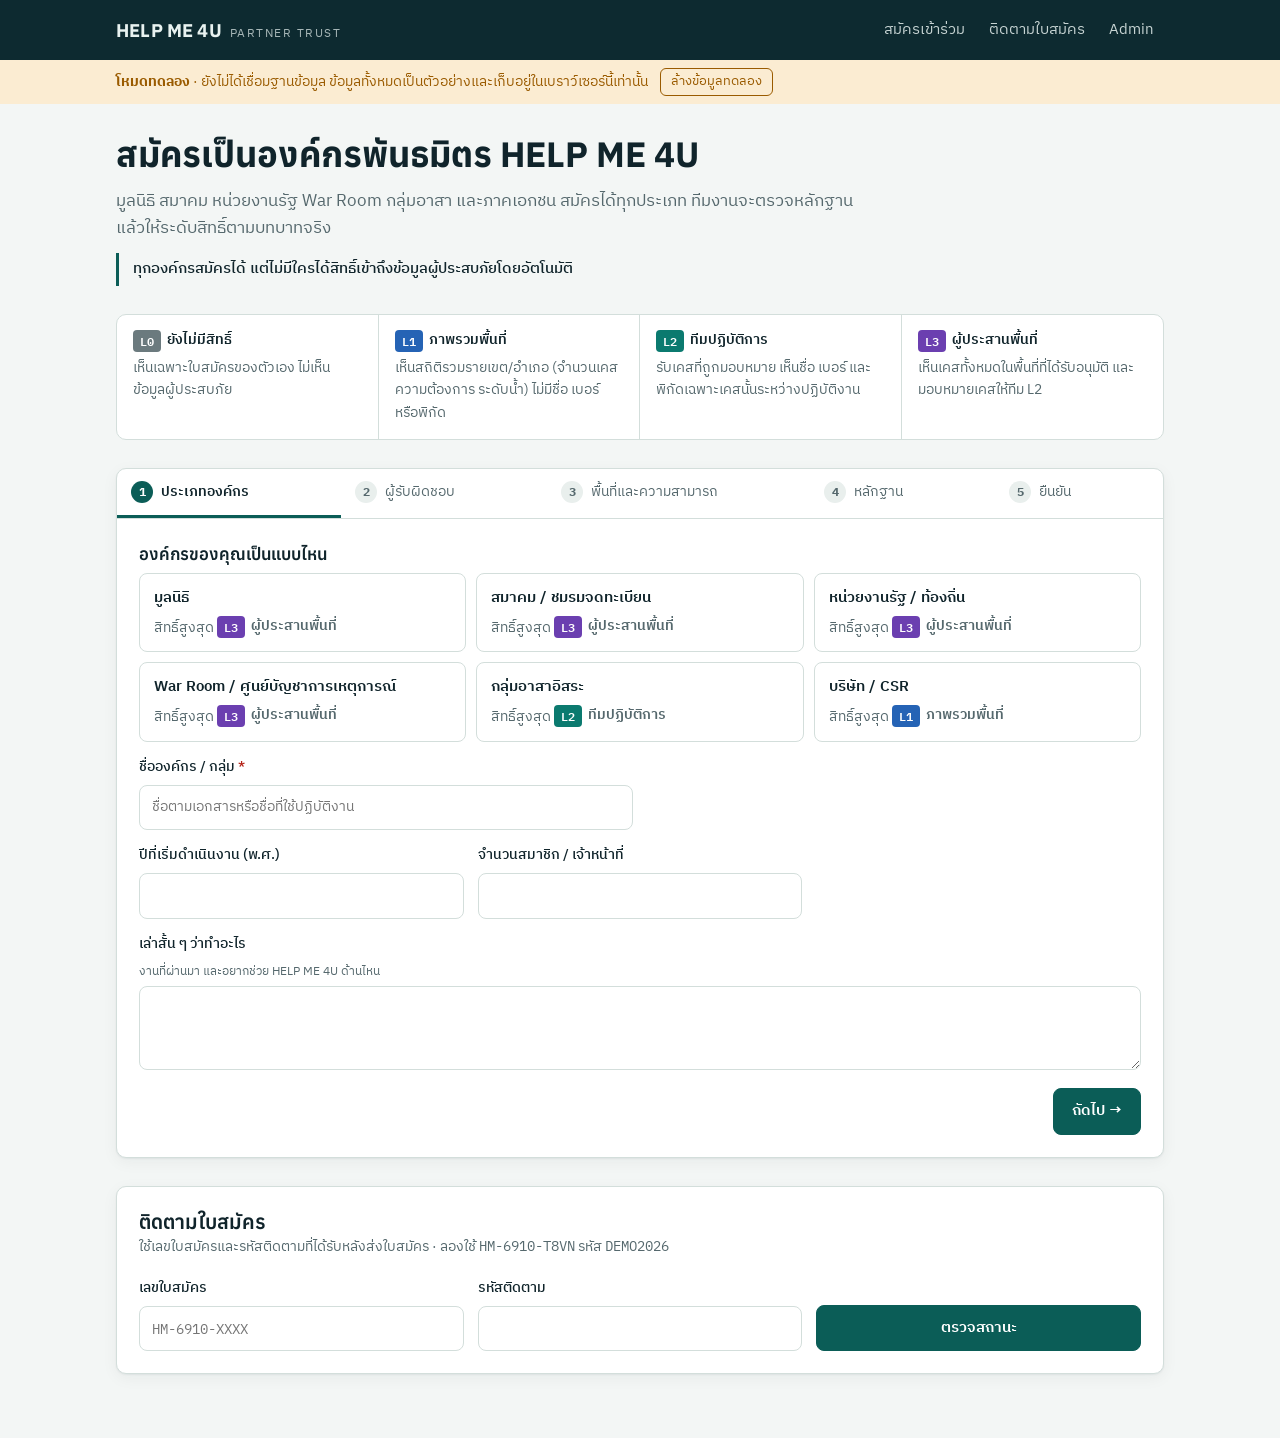
<file: index.html>
<!doctype html>
<html lang="th">
<head>
<meta charset="utf-8">
<meta name="viewport" content="width=device-width, initial-scale=1, viewport-fit=cover">
<title>HELP ME 4U Partners</title>
<meta name="claude:viewport-fit-sides" content="cover">
<meta name="description" content="สมัครเป็นองค์กรพันธมิตร HELP ME 4U: มูลนิธิ สมาคม หน่วยงานรัฐ War Room และกลุ่มอาสา ตรวจสอบก่อนให้สิทธิ์ทุกครั้ง">
<link rel="preconnect" href="https://fonts.googleapis.com"><link rel="preconnect" href="https://fonts.gstatic.com" crossorigin>
<link href="https://fonts.googleapis.com/css2?family=Anuphan:wght@500;600;700&family=IBM+Plex+Sans+Thai:wght@400;500;600&family=IBM+Plex+Mono:wght@500&display=swap" rel="stylesheet">
<link rel="stylesheet" href="assets/app.css">
</head>
<body>
<header class="top"><div class="wrap">
  <a class="brand" href="#apply"><b>HELP ME 4U</b><span>Partner Trust</span></a>
  <nav aria-label="เมนู"><a href="#apply">สมัครเข้าร่วม</a><a href="#track">ติดตามใบสมัคร</a><a href="admin.html">Admin</a></nav>
</div></header>

<main class="wrap">
  <section class="intro" aria-labelledby="page-title">
    <h1 id="page-title">สมัครเป็นองค์กรพันธมิตร HELP ME 4U</h1>
    <p class="lede">มูลนิธิ สมาคม หน่วยงานรัฐ War Room กลุ่มอาสา และภาคเอกชน สมัครได้ทุกประเภท ทีมงานจะตรวจหลักฐานแล้วให้ระดับสิทธิ์ตามบทบาทจริง</p>
    <p class="principle">ทุกองค์กรสมัครได้ แต่ไม่มีใครได้สิทธิ์เข้าถึงข้อมูลผู้ประสบภัยโดยอัตโนมัติ</p>
  </section>

  <section aria-label="ระดับสิทธิ์" class="ladder" id="ladder"></section>

  <section id="apply" class="card" aria-labelledby="apply-title">
    <h2 id="apply-title" hidden>แบบฟอร์มสมัคร</h2>
    <ol class="steps" id="steps"></ol>
    <form id="apply-form" class="card-pad" novalidate>
      <input type="text" name="website" id="f-website" tabindex="-1" autocomplete="off" aria-hidden="true" style="position:absolute;left:-9999px;width:1px;height:1px">

      <fieldset data-step="1">
        <legend>องค์กรของคุณเป็นแบบไหน</legend>
        <div class="types" id="types"></div>
        <div class="grid2">
          <label class="field"><span>ชื่อองค์กร / กลุ่ม <i class="req">*</i></span><input type="text" name="org_name" id="f-org_name" maxlength="150" required placeholder="ชื่อตามเอกสารหรือชื่อที่ใช้ปฏิบัติงาน"></label>
          <label class="field" id="reg-field">เลขทะเบียน / เลขนิติบุคคล<input type="text" name="reg_no" id="f-reg_no" maxlength="60"></label>
        </div>
        <div class="grid3">
          <label class="field" id="parent-field">หน่วยงานต้นสังกัด<input type="text" name="parent_agency" id="f-parent_agency" maxlength="150" placeholder="เช่น สำนักงานเขต, ปภ.จังหวัด"></label>
          <label class="field">ปีที่เริ่มดำเนินงาน (พ.ศ.)<input type="number" name="founded_year" id="f-founded_year" min="2400" max="2600" inputmode="numeric"></label>
          <label class="field">จำนวนสมาชิก / เจ้าหน้าที่<input type="number" name="members" id="f-members" min="0" max="99999" inputmode="numeric"></label>
        </div>
        <label class="field">เล่าสั้น ๆ ว่าทำอะไร<small>งานที่ผ่านมา และอยากช่วย HELP ME 4U ด้านไหน</small><textarea name="about" id="f-about" maxlength="1000"></textarea></label>
      </fieldset>

      <fieldset data-step="2" hidden>
        <legend>ผู้รับผิดชอบ</legend>
        <p class="muted small">บุคคลที่ทีมงานจะโทรยืนยัน และเป็นผู้รับผิดชอบการใช้ข้อมูลขององค์กร</p>
        <div class="grid2">
          <label class="field"><span>ชื่อ–นามสกุล <i class="req">*</i></span><input type="text" name="contact_name" id="f-contact_name" maxlength="100" required autocomplete="name"></label>
          <label class="field">ตำแหน่ง / บทบาท<input type="text" name="contact_role" id="f-contact_role" maxlength="100" placeholder="เช่น ผู้อำนวยการ, หัวหน้ากะ"></label>
          <label class="field"><span>เบอร์โทร <i class="req">*</i></span><input type="tel" name="contact_phone" id="f-contact_phone" maxlength="15" required inputmode="tel" autocomplete="tel" placeholder="08x-xxx-xxxx"></label>
          <label class="field">อีเมล<small>หน่วยงานรัฐควรใช้อีเมลราชการ</small><input type="email" name="contact_email" id="f-contact_email" maxlength="120" autocomplete="email"></label>
          <label class="field">LINE ID<input type="text" name="contact_line" id="f-contact_line" maxlength="60"></label>
        </div>
        <h3>ผู้ติดต่อสำรอง</h3>
        <div class="grid2">
          <label class="field">ชื่อ<input type="text" name="backup_name" id="f-backup_name" maxlength="100"></label>
          <label class="field">เบอร์โทร<input type="tel" name="backup_phone" id="f-backup_phone" maxlength="15" inputmode="tel"></label>
        </div>
      </fieldset>

      <fieldset data-step="3" hidden>
        <legend>พื้นที่และความสามารถ</legend>
        <div class="grid2">
          <label class="field"><span>จังหวัดหลักที่ปฏิบัติงาน <i class="req">*</i></span><input type="text" name="province" id="f-province" list="provinces" maxlength="60" required autocomplete="off"></label>
          <label class="field">เขต / อำเภอ<input type="text" name="districts" id="f-districts" maxlength="300" placeholder="คั่นด้วยจุลภาค"></label>
        </div>
        <label class="field">ที่ตั้งองค์กร / ศูนย์<input type="text" name="address" id="f-address" maxlength="300"></label>
        <div class="field"><span>ช่วยด้านไหนได้บ้าง <i class="req">*</i></span><div class="chips" id="caps"></div></div>
        <div class="grid2">
          <label class="field">ทรัพยากรที่มี<small>เรือ รถ ที่พัก กำลังคน</small><textarea name="resources" id="f-resources" maxlength="1000"></textarea></label>
          <label class="field">ช่วงเวลาที่พร้อมปฏิบัติงาน<input type="text" name="availability" id="f-availability" maxlength="100" placeholder="เช่น 24 ชม. ช่วงน้ำท่วม"></label>
        </div>
        <div class="field">ระดับสิทธิ์ที่ต้องการ<small>ทีมงานอาจอนุมัติระดับต่ำกว่านี้ตามหลักฐาน</small><div class="level-pick" id="req-level"></div></div>
      </fieldset>

      <fieldset data-step="4" hidden>
        <legend>หลักฐาน</legend>
        <div class="hint" id="evidence-hint"></div>
        <label class="drop" id="drop" for="f-files"><b>แนบไฟล์ PDF หรือรูปภาพ</b><span class="small">สูงสุด 5 ไฟล์ ไฟล์ละไม่เกิน 5 MB · ไฟล์เก็บในโฟลเดอร์ที่เฉพาะทีมตรวจสอบเปิดได้</span></label>
        <input type="file" id="f-files" accept="application/pdf,image/jpeg,image/png,image/webp" multiple hidden>
        <div class="files" id="file-list"></div>
        <label class="field">ลิงก์หลักฐาน<small>เพจ เว็บไซต์ ข่าว หรือโพสต์ผลงาน (บรรทัดละ 1 ลิงก์)</small><textarea name="links" id="f-links" maxlength="1600" placeholder="https://"></textarea></label>
        <label class="field">ผู้รับรอง<small>องค์กรหรือบุคคลที่ทีมงานติดต่อเพื่อยืนยันได้ พร้อมเบอร์โทร</small><input type="text" name="referee" id="f-referee" maxlength="200"></label>
      </fieldset>

      <fieldset data-step="5" hidden>
        <legend>ตรวจทานและยอมรับข้อตกลง</legend>
        <dl class="summary" id="review"></dl>
        <div class="checks" id="agreements"></div>
      </fieldset>

      <p class="error" id="form-error" role="alert" hidden></p>
      <div class="actions">
        <button type="button" class="btn ghost" id="prev" hidden>← ย้อนกลับ</button>
        <span class="grow"></span>
        <button type="button" class="btn primary" id="next">ถัดไป →</button>
        <button type="submit" class="btn primary" id="submit" hidden>ส่งใบสมัคร</button>
      </div>
    </form>
    <div class="card-pad" id="done" hidden></div>
  </section>

  <section id="track" class="card card-pad" aria-labelledby="track-title">
    <div><h2 id="track-title">ติดตามใบสมัคร</h2><p class="muted small">ใช้เลขใบสมัครและรหัสติดตามที่ได้รับหลังส่งใบสมัคร<span id="track-demo"></span></p></div>
    <form id="track-form" class="grid3" style="align-items:end">
      <label class="field">เลขใบสมัคร<input type="text" id="t-id" class="mono" placeholder="HM-6910-XXXX" autocomplete="off" required></label>
      <label class="field">รหัสติดตาม<input type="password" id="t-token" class="mono" autocomplete="off" required></label>
      <button class="btn primary" id="t-go">ตรวจสถานะ</button>
    </form>
    <p class="error" id="track-error" role="alert" hidden></p>
    <div id="track-result" hidden></div>
  </section>
</main>
<datalist id="provinces"></datalist>

<script src="assets/core.js"></script>
<script src="assets/api.js"></script>
<script src="assets/ui.js"></script>
<script src="assets/apply.js"></script>
</body>
</html>
</file>
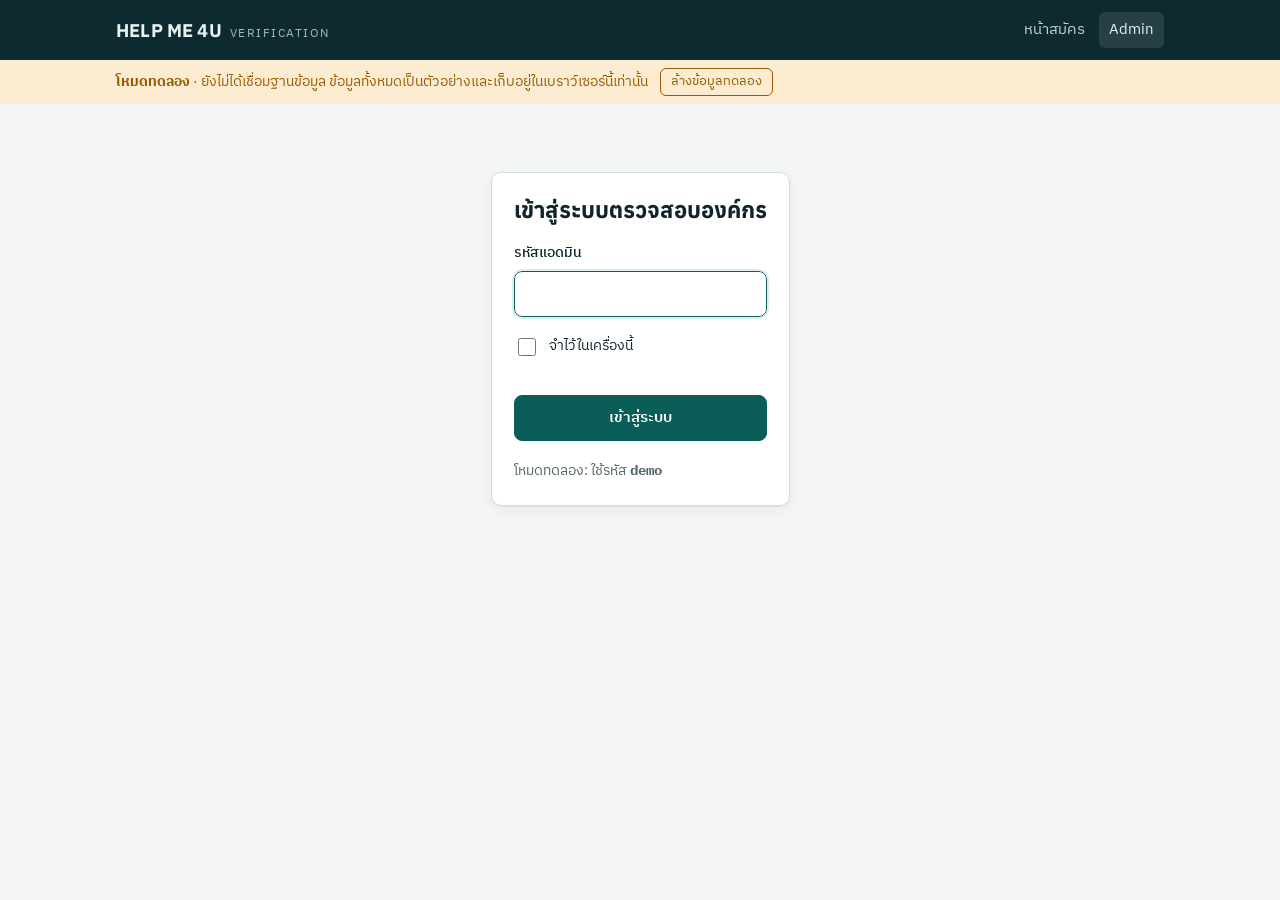
<file: admin.html>
<!doctype html>
<html lang="th">
<head>
<meta charset="utf-8">
<meta name="viewport" content="width=device-width, initial-scale=1, viewport-fit=cover">
<title>HELP ME 4U Verification</title>
<meta name="claude:viewport-fit-sides" content="cover">
<meta name="robots" content="noindex">
<link rel="preconnect" href="https://fonts.googleapis.com"><link rel="preconnect" href="https://fonts.gstatic.com" crossorigin>
<link href="https://fonts.googleapis.com/css2?family=Anuphan:wght@500;600;700&family=IBM+Plex+Sans+Thai:wght@400;500;600&family=IBM+Plex+Mono:wght@500&display=swap" rel="stylesheet">
<link rel="stylesheet" href="assets/app.css">
</head>
<body>
<header class="top"><div class="wrap">
  <a class="brand" href="admin.html"><b>HELP ME 4U</b><span>Verification</span></a>
  <nav aria-label="เมนู"><a href="index.html">หน้าสมัคร</a><a href="admin.html" aria-current="page">Admin</a><a href="#" id="logout" hidden>ออกจากระบบ</a></nav>
</div></header>

<main class="wrap">
  <section id="login" class="card card-pad login" hidden aria-labelledby="login-title">
    <h1 id="login-title" style="font-size:1.4rem">เข้าสู่ระบบตรวจสอบองค์กร</h1>
    <form id="login-form" class="detail">
      <label class="field">รหัสแอดมิน<input type="password" id="login-key" autocomplete="current-password" required></label>
      <label class="check-row small"><input type="checkbox" id="login-remember"><span>จำไว้ในเครื่องนี้</span></label>
      <p class="error" id="login-err" role="alert"></p>
      <button class="btn primary" id="login-go">เข้าสู่ระบบ</button>
    </form>
    <p class="muted small" id="login-hint"></p>
  </section>

  <div id="app" hidden>
    <div class="detail">
      <div class="actions"><h1 class="grow" style="font-size:1.5rem">คิวตรวจสอบองค์กร</h1><span class="muted small" id="who"></span><button class="btn sm" id="reload">รีเฟรช</button></div>
      <div class="tabs" id="tabs" role="group" aria-label="กรองตามสถานะ"></div>
      <div class="toolbar">
        <input type="search" id="q" placeholder="ค้นหาชื่อองค์กร จังหวัด เลขใบสมัคร" aria-label="ค้นหา">
        <select id="f-type" aria-label="ประเภทองค์กร"><option value="">ทุกประเภท</option></select>
      </div>
      <div class="admin" id="admin">
        <div class="card queue-card"><div class="queue" id="queue"></div></div>
        <div class="card card-pad detail-card" id="detail"><p class="empty">เลือกใบสมัครจากคิวด้านซ้ายเพื่อตรวจสอบ</p></div>
      </div>
    </div>
  </div>
</main>

<script src="assets/core.js"></script>
<script src="assets/api.js"></script>
<script src="assets/ui.js"></script>
<script src="assets/admin.js"></script>
</body>
</html>
</file>
<file: assets/app.css>
/* Layout: เอกสารราชการยุคใหม่ — แถบหัวสีเข้ม, เนื้อหาคอลัมน์เดียวบนพื้นเย็น, ป้ายระดับสิทธิ์ L0–L3 เป็นภาษาภาพหลัก */
:root {
  --paper: #f3f6f5; --surface: #ffffff; --sunk: #e9efed; --ink: #10242b; --muted: #55686d; --line: #d3dedb;
  --brand: #0b5d57; --brand-ink: #ffffff; --brand-soft: #dcefeb; --head: #0d2a30; --head-ink: #e8f2f0;
  --ok: #1d7a43; --ok-soft: #dcf2e4; --warn: #9a5b00; --warn-soft: #fbecd2; --bad: #b42318; --bad-soft: #fbe1de; --info: #1d4f9a; --info-soft: #dfe8f8;
  --l0: #6b7a7e; --l1: #2563b5; --l2: #0b7a6f; --l3: #6b3fb0;
  --f-display: 'Anuphan', 'IBM Plex Sans Thai', system-ui, sans-serif;
  --f-body: 'IBM Plex Sans Thai', 'Noto Sans Thai', system-ui, sans-serif;
  --f-mono: 'IBM Plex Mono', ui-monospace, Menlo, monospace;
  --r: 10px; --shadow: 0 1px 2px rgba(16, 36, 43, .06), 0 4px 16px rgba(16, 36, 43, .05);
}
@media (prefers-color-scheme: dark) { :root:not([data-theme="light"]) {
  --paper: #0d1719; --surface: #142225; --sunk: #0f1c1f; --ink: #e3eeec; --muted: #9cb0b3; --line: #27393d;
  --brand: #3fb5a6; --brand-ink: #062320; --brand-soft: #143a37; --head: #081113; --head-ink: #dcebe8;
  --ok: #5cc98a; --ok-soft: #12321f; --warn: #f0b049; --warn-soft: #3a2a0d; --bad: #f4867a; --bad-soft: #3d1714; --info: #8db4f0; --info-soft: #162740;
  --l0: #93a3a7; --l1: #79a8ec; --l2: #4cc4b5; --l3: #b393ec; --shadow: 0 1px 2px rgba(0, 0, 0, .3); color-scheme: dark } }
:root[data-theme="dark"] {
  --paper: #0d1719; --surface: #142225; --sunk: #0f1c1f; --ink: #e3eeec; --muted: #9cb0b3; --line: #27393d;
  --brand: #3fb5a6; --brand-ink: #062320; --brand-soft: #143a37; --head: #081113; --head-ink: #dcebe8;
  --ok: #5cc98a; --ok-soft: #12321f; --warn: #f0b049; --warn-soft: #3a2a0d; --bad: #f4867a; --bad-soft: #3d1714; --info: #8db4f0; --info-soft: #162740;
  --l0: #93a3a7; --l1: #79a8ec; --l2: #4cc4b5; --l3: #b393ec; --shadow: 0 1px 2px rgba(0, 0, 0, .3); color-scheme: dark }

* { box-sizing: border-box }
[hidden] { display: none !important }
html { -webkit-text-size-adjust: 100% }
body { margin: 0; background: var(--paper); color: var(--ink); font: 15px/1.65 var(--f-body) }
body::before { content: ""; position: fixed; inset: 0 0 auto; height: env(safe-area-inset-top, 0px); z-index: 10; background: var(--head) }
h1, h2, h3 { font-family: var(--f-display); line-height: 1.3; text-wrap: balance; margin: 0 }
h1 { font-size: clamp(1.6rem, 4vw, 2.2rem); font-weight: 700 }
h2 { font-size: 1.25rem; font-weight: 600 }
h3 { font-size: 1.02rem; font-weight: 600 }
p { margin: 0 }
a { color: var(--brand) }
button, input, select, textarea { font: inherit; color: inherit }
:focus-visible { outline: 3px solid var(--brand); outline-offset: 2px }
.mono { font-family: var(--f-mono); font-variant-numeric: tabular-nums }
.muted { color: var(--muted) }
.small { font-size: .86rem }
.wrap { max-width: 1080px; margin: 0 auto; padding-left: max(16px, env(safe-area-inset-left, 0px)); padding-right: max(16px, env(safe-area-inset-right, 0px)) }

/* หัวเว็บ */
.top { background: var(--head); color: var(--head-ink); position: sticky; top: env(safe-area-inset-top, 0px); z-index: 5 }
.top .wrap { display: flex; align-items: center; gap: 16px; padding-block: 12px; flex-wrap: wrap }
.brand { display: flex; align-items: baseline; gap: 8px; color: inherit; text-decoration: none; margin-right: auto }
.brand b { font-family: var(--f-display); font-size: 1.15rem; letter-spacing: .01em }
.brand span { font-size: .78rem; text-transform: uppercase; letter-spacing: .12em; opacity: .7 }
.top nav { display: flex; gap: 4px; flex-wrap: wrap }
.top nav a { color: inherit; text-decoration: none; padding: 6px 10px; border-radius: 6px; font-size: .92rem; opacity: .85 }
.top nav a:hover, .top nav a[aria-current] { background: rgba(255, 255, 255, .1); opacity: 1 }
.demo-bar { background: var(--warn-soft); color: var(--warn); font-size: .88rem }
.demo-bar .wrap { padding-block: 8px; display: flex; gap: 12px; flex-wrap: wrap; align-items: center }
.demo-bar button { background: none; border: 1px solid currentColor; border-radius: 6px; padding: 2px 10px; color: inherit; cursor: pointer; font-size: .82rem }

main { padding-block: 28px 64px; display: grid; gap: 28px }
.intro { display: grid; gap: 10px; max-width: 760px }
.intro .lede { font-size: 1.05rem; color: var(--muted) }
.principle { border-left: 3px solid var(--brand); padding: 4px 0 4px 14px; font-weight: 500 }

/* ระดับสิทธิ์ */
.ladder { display: grid; grid-template-columns: repeat(4, minmax(0, 1fr)); gap: 0; border: 1px solid var(--line); border-radius: var(--r); background: var(--surface); overflow: hidden }
.ladder > div { padding: 14px 16px; display: grid; gap: 4px; align-content: start; border-right: 1px solid var(--line) }
.ladder > div:last-child { border-right: 0 }
.ladder p { font-size: .86rem; color: var(--muted) }
@media (max-width: 760px) { .ladder { grid-template-columns: 1fr 1fr } .ladder > div:nth-child(2) { border-right: 0 } .ladder > div:nth-child(-n+2) { border-bottom: 1px solid var(--line) } }
@media (max-width: 420px) { .ladder { grid-template-columns: 1fr } .ladder > div { border-right: 0; border-bottom: 1px solid var(--line) } .ladder > div:last-child { border-bottom: 0 } }

.lv { display: inline-flex; align-items: center; gap: 6px; font-weight: 600; font-size: .9rem }
.lv i { font-style: normal; font-family: var(--f-mono); font-size: .76rem; padding: 1px 7px; border-radius: 4px; color: var(--surface); background: var(--l0) }
.lv[data-l="L1"] i { background: var(--l1) } .lv[data-l="L2"] i { background: var(--l2) } .lv[data-l="L3"] i { background: var(--l3) }
.pill { display: inline-flex; align-items: center; gap: 6px; padding: 2px 10px; border-radius: 99px; font-size: .8rem; font-weight: 600; white-space: nowrap; background: var(--sunk); color: var(--muted) }
.pill::before { content: ""; width: 7px; height: 7px; border-radius: 50%; background: currentColor }
.pill.pending { background: var(--info-soft); color: var(--info) }
.pill.reviewing { background: var(--brand-soft); color: var(--brand) }
.pill.need_info { background: var(--warn-soft); color: var(--warn) }
.pill.approved { background: var(--ok-soft); color: var(--ok) }
.pill.rejected { background: var(--sunk); color: var(--muted) }
.pill.suspended { background: var(--bad-soft); color: var(--bad) }

/* การ์ดและฟอร์ม */
.card { background: var(--surface); border: 1px solid var(--line); border-radius: var(--r); box-shadow: var(--shadow) }
.card-pad { padding: 22px; display: grid; gap: 18px }
@media (max-width: 520px) { .card-pad { padding: 16px } }
.steps { display: flex; gap: 0; list-style: none; margin: 0; padding: 0; border-bottom: 1px solid var(--line); overflow-x: auto }
.steps li { flex: 1 0 auto; padding: 12px 14px; font-size: .86rem; color: var(--muted); border-bottom: 3px solid transparent; display: flex; gap: 8px; align-items: center; white-space: nowrap }
.steps li b { font-family: var(--f-mono); width: 22px; height: 22px; border-radius: 50%; display: grid; place-items: center; background: var(--sunk); font-size: .76rem }
.steps li.done b { background: var(--brand-soft); color: var(--brand) }
.steps li.now { color: var(--ink); border-bottom-color: var(--brand); font-weight: 600 }
.steps li.now b { background: var(--brand); color: var(--brand-ink) }
fieldset { border: 0; margin: 0; padding: 0; display: grid; gap: 14px; min-width: 0 }
legend { font-family: var(--f-display); font-weight: 600; font-size: 1.05rem; padding: 0; margin-bottom: 4px }
.grid2 { display: grid; grid-template-columns: repeat(2, minmax(0, 1fr)); gap: 14px }
.grid3 { display: grid; grid-template-columns: repeat(3, minmax(0, 1fr)); gap: 14px }
@media (max-width: 640px) { .grid2, .grid3 { grid-template-columns: 1fr } }
.field { display: grid; gap: 5px; font-size: .9rem; font-weight: 500; min-width: 0 }
.field small { font-weight: 400; color: var(--muted) }
.req { color: var(--bad); font-style: normal }
input[type=text], input[type=tel], input[type=email], input[type=number], input[type=url], input[type=password], input[type=search], select, textarea {
  width: 100%; padding: 10px 12px; border: 1px solid var(--line); border-radius: 8px; background: var(--surface); font-weight: 400; min-height: 44px }
textarea { min-height: 84px; resize: vertical }
input:focus, select:focus, textarea:focus { border-color: var(--brand); outline: 2px solid var(--brand-soft); outline-offset: 0 }
.invalid { border-color: var(--bad) !important }

.types { display: grid; grid-template-columns: repeat(3, minmax(0, 1fr)); gap: 10px }
@media (max-width: 760px) { .types { grid-template-columns: 1fr 1fr } }
@media (max-width: 420px) { .types { grid-template-columns: 1fr } }
.types label { position: relative; display: grid; gap: 4px; padding: 12px 14px; border: 1px solid var(--line); border-radius: 8px; cursor: pointer; background: var(--surface) }
.types input { position: absolute; opacity: 0; pointer-events: none }
.types label:has(input:checked) { border-color: var(--brand); box-shadow: inset 0 0 0 1px var(--brand); background: var(--brand-soft) }
.types label:has(input:focus-visible) { outline: 3px solid var(--brand); outline-offset: 2px }
.types strong { font-weight: 600 }
.chips { display: flex; flex-wrap: wrap; gap: 8px }
.chips label { cursor: pointer }
.chips input { position: absolute; opacity: 0; pointer-events: none }
.chips span { display: inline-block; padding: 7px 12px; border: 1px solid var(--line); border-radius: 99px; font-size: .88rem; background: var(--surface) }
.chips input:checked + span { background: var(--brand); border-color: var(--brand); color: var(--brand-ink) }
.chips input:focus-visible + span { outline: 3px solid var(--brand); outline-offset: 2px }
.hint { background: var(--sunk); border-radius: 8px; padding: 12px 14px; font-size: .9rem; display: grid; gap: 4px }
.checks { display: grid; gap: 10px }
.checks label { display: grid; grid-template-columns: 22px 1fr; gap: 10px; align-items: start; font-size: .92rem; cursor: pointer }
.checks input { width: 18px; height: 18px; margin-top: 3px; accent-color: var(--brand) }
.files { display: grid; gap: 8px }
.file-row { display: grid; grid-template-columns: minmax(0, 1fr) 170px 36px; gap: 8px; align-items: center; padding: 8px 10px; border: 1px solid var(--line); border-radius: 8px; font-size: .88rem }
.file-row span { overflow: hidden; text-overflow: ellipsis; white-space: nowrap }
.file-row select { min-height: 36px; padding: 6px 8px }
@media (max-width: 520px) { .file-row { grid-template-columns: minmax(0, 1fr) 36px } .file-row select { grid-column: 1 / -1; grid-row: 2 } }
.drop { display: grid; place-items: center; gap: 4px; padding: 18px; border: 1.5px dashed var(--line); border-radius: 8px; text-align: center; cursor: pointer; font-size: .9rem; color: var(--muted) }
.drop:hover, .drop.over { border-color: var(--brand); color: var(--brand) }

.btn { display: inline-flex; align-items: center; justify-content: center; gap: 8px; min-height: 44px; padding: 10px 18px; border-radius: 8px; border: 1px solid var(--line); background: var(--surface); cursor: pointer; font-weight: 600; text-decoration: none; color: var(--ink) }
.btn:disabled { opacity: .5; cursor: not-allowed }
.btn.primary { background: var(--brand); border-color: var(--brand); color: var(--brand-ink) }
.btn.danger { color: var(--bad); border-color: var(--bad) }
.btn.danger.solid { background: var(--bad); color: var(--surface) }
.btn.ghost { border-color: transparent; background: none }
.btn.sm { min-height: 34px; padding: 5px 12px; font-size: .86rem }
.actions { display: flex; gap: 10px; flex-wrap: wrap; align-items: center }
.actions .grow { margin-right: auto }
.error { color: var(--bad); font-size: .9rem }
.notice { padding: 12px 14px; border-radius: 8px; font-size: .92rem; display: grid; gap: 4px }
.notice.warn { background: var(--warn-soft); color: var(--warn) }
.notice.bad { background: var(--bad-soft); color: var(--bad) }
.notice.ok { background: var(--ok-soft); color: var(--ok) }
.notice.info { background: var(--info-soft); color: var(--info) }
.notice b { color: inherit }

.summary { display: grid; grid-template-columns: 160px minmax(0, 1fr); gap: 6px 16px; font-size: .92rem; margin: 0 }
.summary dt { color: var(--muted) }
.summary dd { margin: 0; overflow-wrap: anywhere }
@media (max-width: 520px) { .summary { grid-template-columns: 1fr } .summary dd { margin-bottom: 6px } }

.ticket { display: grid; gap: 14px; padding: 20px; border-radius: var(--r); background: var(--brand-soft); border: 1px dashed var(--brand) }
.ticket .codes { display: flex; gap: 24px; flex-wrap: wrap }
.ticket .codes div { display: grid; gap: 2px }
.ticket .codes b { font-family: var(--f-mono); font-size: 1.35rem; letter-spacing: .06em; user-select: all }

.timeline { list-style: none; margin: 0; padding: 0; display: grid; gap: 0 }
.timeline li { display: grid; grid-template-columns: 14px minmax(0, 1fr); gap: 12px; padding-bottom: 14px; position: relative }
.timeline li::before { content: ""; width: 10px; height: 10px; border-radius: 50%; background: var(--brand); margin-top: 7px; margin-left: 2px }
.timeline li::after { content: ""; position: absolute; left: 6px; top: 20px; bottom: 0; width: 2px; background: var(--line) }
.timeline li:last-child::after { display: none }
.timeline .when { font-size: .8rem; color: var(--muted) }

/* หลังบ้าน */
.login { max-width: 420px; margin: 40px auto }
.toolbar { display: flex; gap: 10px; flex-wrap: wrap; align-items: center }
.toolbar input[type=search] { flex: 1 1 220px; width: auto }
.toolbar select { width: auto; flex: 0 1 220px }
.tabs { display: flex; gap: 6px; flex-wrap: wrap }
.tabs button { border: 1px solid var(--line); background: var(--surface); border-radius: 99px; padding: 6px 12px; cursor: pointer; font-size: .86rem; display: inline-flex; gap: 6px; align-items: center }
.tabs button b { font-family: var(--f-mono); font-size: .78rem; background: var(--sunk); border-radius: 99px; padding: 0 7px }
.tabs button[aria-pressed=true] { background: var(--ink); color: var(--surface); border-color: var(--ink) }
.tabs button[aria-pressed=true] b { background: rgba(127, 127, 127, .35) }
.admin { display: grid; grid-template-columns: minmax(0, 380px) minmax(0, 1fr); gap: 18px; align-items: start }
@media (max-width: 900px) { .admin { grid-template-columns: 1fr } }
.queue { display: grid; gap: 0; max-height: calc(100vh - 220px); overflow: auto }
@media (max-width: 900px) { .queue { max-height: none } }
.queue button { display: grid; gap: 6px; text-align: left; padding: 12px 14px; border: 0; border-bottom: 1px solid var(--line); background: none; cursor: pointer; width: 100% }
.queue button:last-child { border-bottom: 0 }
.queue button:hover { background: var(--sunk) }
.queue button[aria-current=true] { background: var(--brand-soft); box-shadow: inset 3px 0 0 var(--brand) }
.queue .row { display: flex; gap: 8px; align-items: center; justify-content: space-between; flex-wrap: wrap }
.queue .name { font-weight: 600; overflow-wrap: anywhere }
.meter { height: 4px; border-radius: 2px; background: var(--sunk); overflow: hidden; width: 70px }
.meter i { display: block; height: 100%; background: var(--brand) }
.detail { display: grid; gap: 18px; min-width: 0 }
.detail section { display: grid; gap: 10px }
.detail section + section { border-top: 1px solid var(--line); padding-top: 18px }
.doc-list { display: grid; gap: 6px; margin: 0; padding: 0; list-style: none }
.doc-list li { display: flex; gap: 10px; align-items: center; justify-content: space-between; padding: 8px 10px; background: var(--sunk); border-radius: 6px; font-size: .9rem; flex-wrap: wrap }
.doc-list a, .doc-list span { overflow-wrap: anywhere; min-width: 0 }
.check-row { display: flex; gap: 10px; align-items: flex-start }
.check-row input { width: 18px; height: 18px; margin-top: 3px; accent-color: var(--brand); flex: none }
.check-row label { flex: 1; cursor: pointer }
.check-row .lv i { font-size: .7rem }
.decision { display: grid; gap: 12px; padding: 16px; border-radius: 8px; background: var(--sunk) }
.level-pick { display: flex; gap: 8px; flex-wrap: wrap }
.level-pick label { display: flex; gap: 6px; align-items: center; padding: 8px 12px; border: 1px solid var(--line); border-radius: 8px; background: var(--surface); cursor: pointer; font-size: .9rem }
.level-pick label:has(input:disabled) { opacity: .45; cursor: not-allowed }
.level-pick label:has(input:checked) { border-color: var(--brand); box-shadow: inset 0 0 0 1px var(--brand) }
.confirm { display: grid; gap: 10px; padding: 14px; border-radius: 8px; border: 1px solid var(--ink); background: var(--surface) }
.empty { padding: 40px 20px; text-align: center; color: var(--muted) }
.toasts { position: fixed; right: max(16px, env(safe-area-inset-right, 0px)); bottom: calc(16px + env(safe-area-inset-bottom, 0px)); display: grid; gap: 8px; z-index: 20; max-width: calc(100vw - 32px) }
.toast { background: var(--ink); color: var(--surface); padding: 10px 16px; border-radius: 8px; font-size: .9rem; box-shadow: var(--shadow) }
.toast.bad { background: var(--bad); color: var(--surface) }
.back { display: none }
@media (max-width: 900px) { .back { display: inline-flex } .admin.has-detail .queue-card { display: none } .admin:not(.has-detail) .detail-card { display: none } }
@media (prefers-reduced-motion: no-preference) { .btn, .queue button, .chips span { transition: background .15s, border-color .15s } }
</file>
